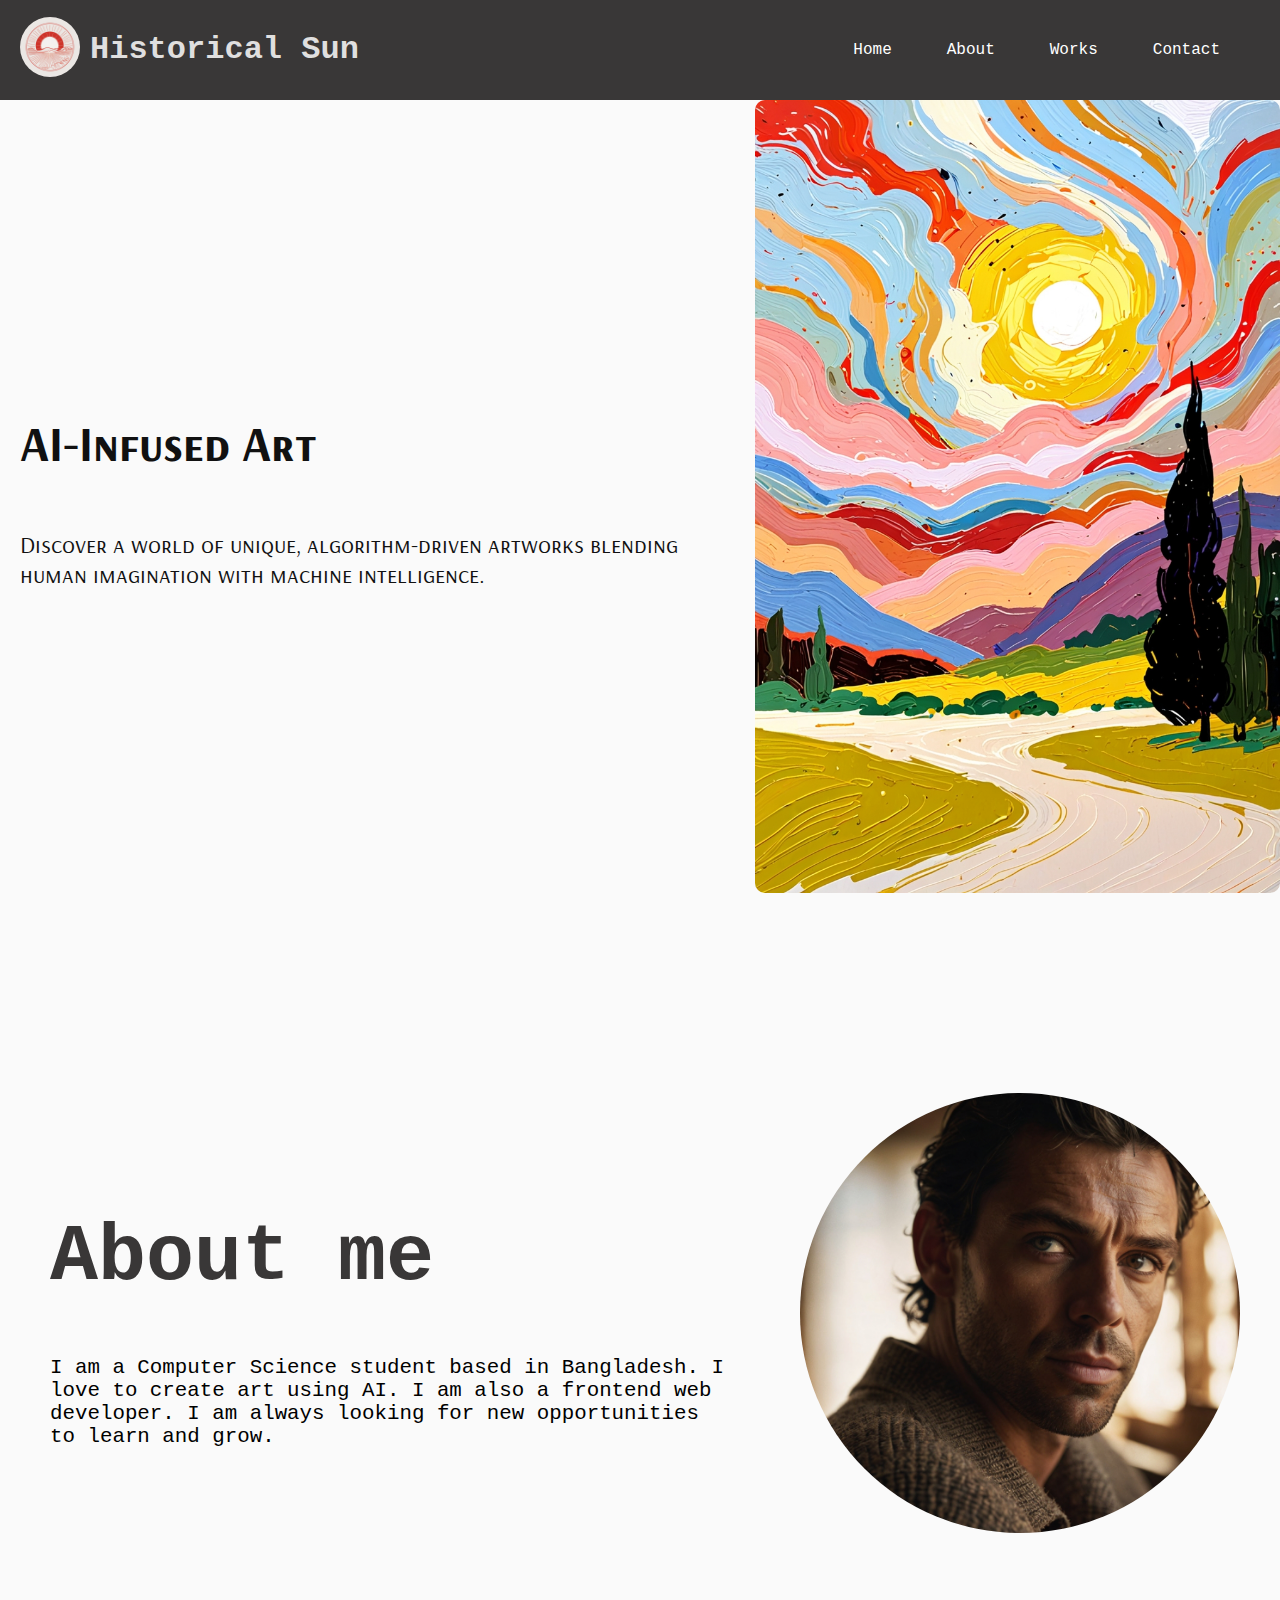
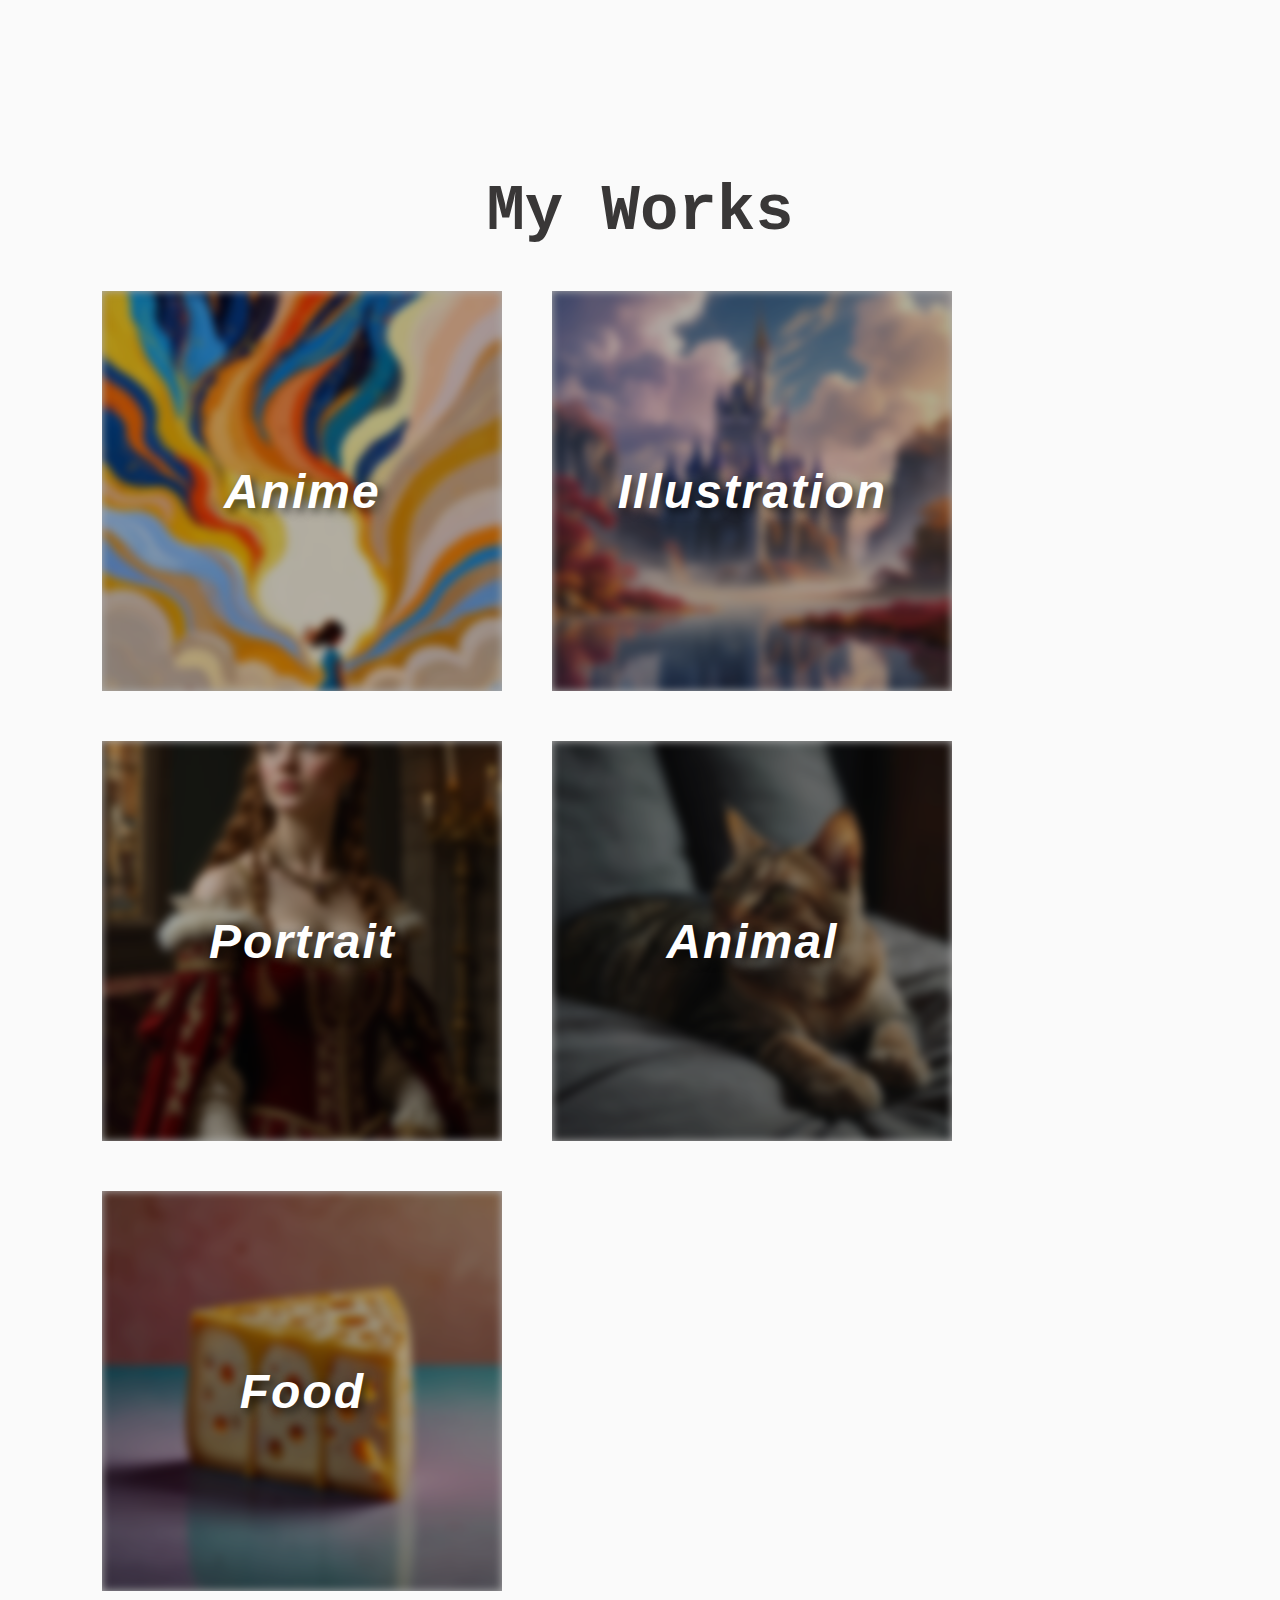
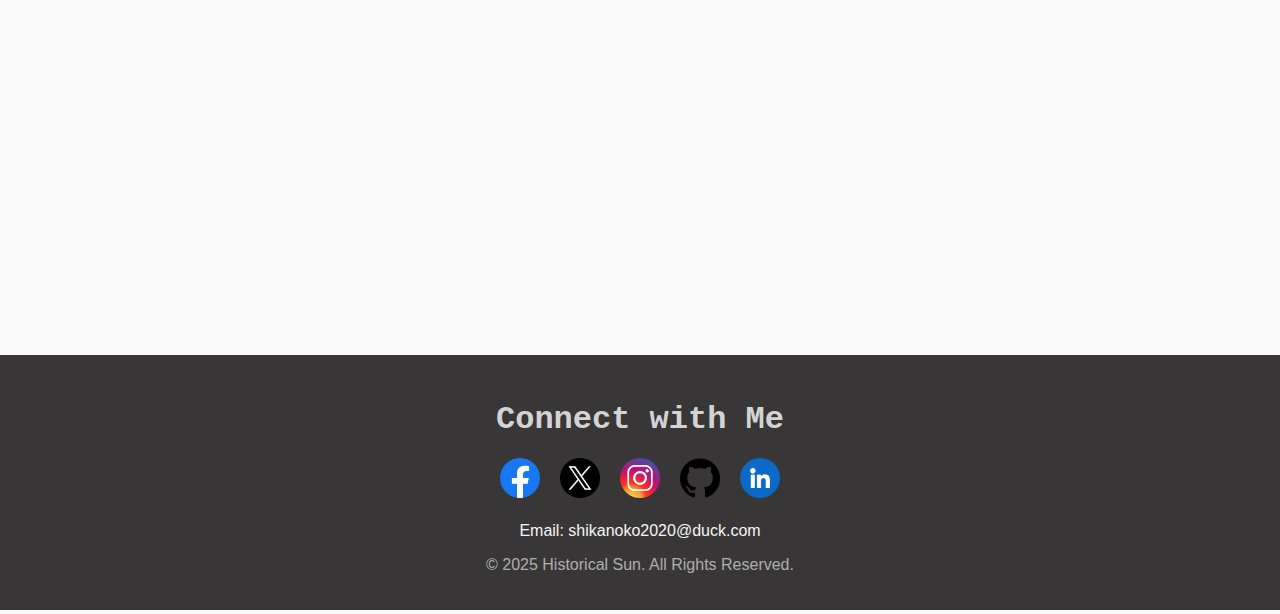
<file: index.html>
<!DOCTYPE html>
<html lang="en">
  <head>
    <meta charset="UTF-8" />
    <meta name="viewport" content="width=device-width, initial-scale=1.0" />
    <title>Document</title>
    <link rel="stylesheet" href="style.css" />
    <link rel="preconnect" href="https://fonts.googleapis.com">
<link rel="preconnect" href="https://fonts.gstatic.com" crossorigin>
<link href="https://fonts.googleapis.com/css2?family=Arsenal+SC:ital,wght@0,400;0,700;1,400;1,700&family=Doto:wght@100..900&display=swap" rel="stylesheet">
  </head>
  <body>
    <header>
      <nav>
        <div id="logo">
          <a href="index.html"><img
            src="assets/AlbedoBase_XL_Create_a_minimalist_and_easily_recognizable_logo_1.jpg"
            alt="logo"
          /></a>
            

            <h1>Historical Sun</h1>
          </div>
        <div id="nav">
          

          <a href="#home">Home</a>
          <a href="#about">About</a>
          <a href="#works">Works</a>
          <a href="#footer">Contact</a>
        </div>
      </nav>
      
    </header>
<div style="display: flex;flex-direction: column; gap: 160px;">
  <div id="home">

    <div id="intro">
        <h1>AI-Infused Art</h1>
        <p>Discover a world of unique, algorithm-driven artworks blending human imagination with machine intelligence.</p>
    </div>
    <div id="image">
        <img src="assets/Leonardo_Anime_XL_A_vibrant_and_expressive_gouache_painting_on_3.jpg" alt="aiart">
    </div>

  </div>

  <div id="about">
    <div id="about-text">
      <h1>About me</h1>
      
      <p>
        I am a Computer Science student based in Bangladesh. I love to create art using AI. I am also a frontend web developer. I am always looking for new opportunities to learn and grow.
      </p>
        

  </div>
  <div id="about-img"><img src="assets/portrait.jpg" alt=""></div>
</div>

<div id="works">
  <h1>My Works</h1>

  <div id="works1">
    <a href="anime.html"><div class="catagory anime"><div>Anime</div></div></a>
    <a href="illustration.html"><div class="catagory illustration"><div>Illustration</div></div></a>
    <a href="portrait.html"><div class="catagory portrait"><div>Portrait</div></div></a>
    <a href="animal.html"><div class="catagory animal"><div>Animal</div></div></a>
    <a href="food.html"><div class="catagory food"><div>Food</div></div></a>
</div>



</div>

<div>

</div>
    <footer id="footer">
  <h2>Connect with Me</h2>
  <div id="social-links">
    <a href="https://www.facebook.com/yourprofile" target="_blank" aria-label="Facebook">
      <img src="assets/facebook.png" alt="Facebook" />
    </a>
    <a href="https://www.twitter.com/yourprofile" target="_blank" aria-label="Twitter">
      <img src="assets/twitter.png" alt="Twitter" />
    </a>
    <a href="https://www.instagram.com/yourprofile" target="_blank" aria-label="Instagram">
      <img src="assets/instagram.png" alt="Instagram" />
    </a>
    <a href="https://www.github.com/yourprofile" target="_blank" aria-label="GitHub">
      <img src="assets/github-logo.png" alt="GitHub" />
    </a>
    <a href="https://www.linkedin.com/in/yourprofile" target="_blank" aria-label="LinkedIn">
      <img src="assets/linkedin.png" alt="LinkedIn" />
    </a>
  </div>
  <p style="color: whitesmoke;">Email: shikanoko2020@duck.com</p>
  <p>&copy; 2025 Historical Sun. All Rights Reserved.</p>
</footer>

  </body>
</html>
</file>
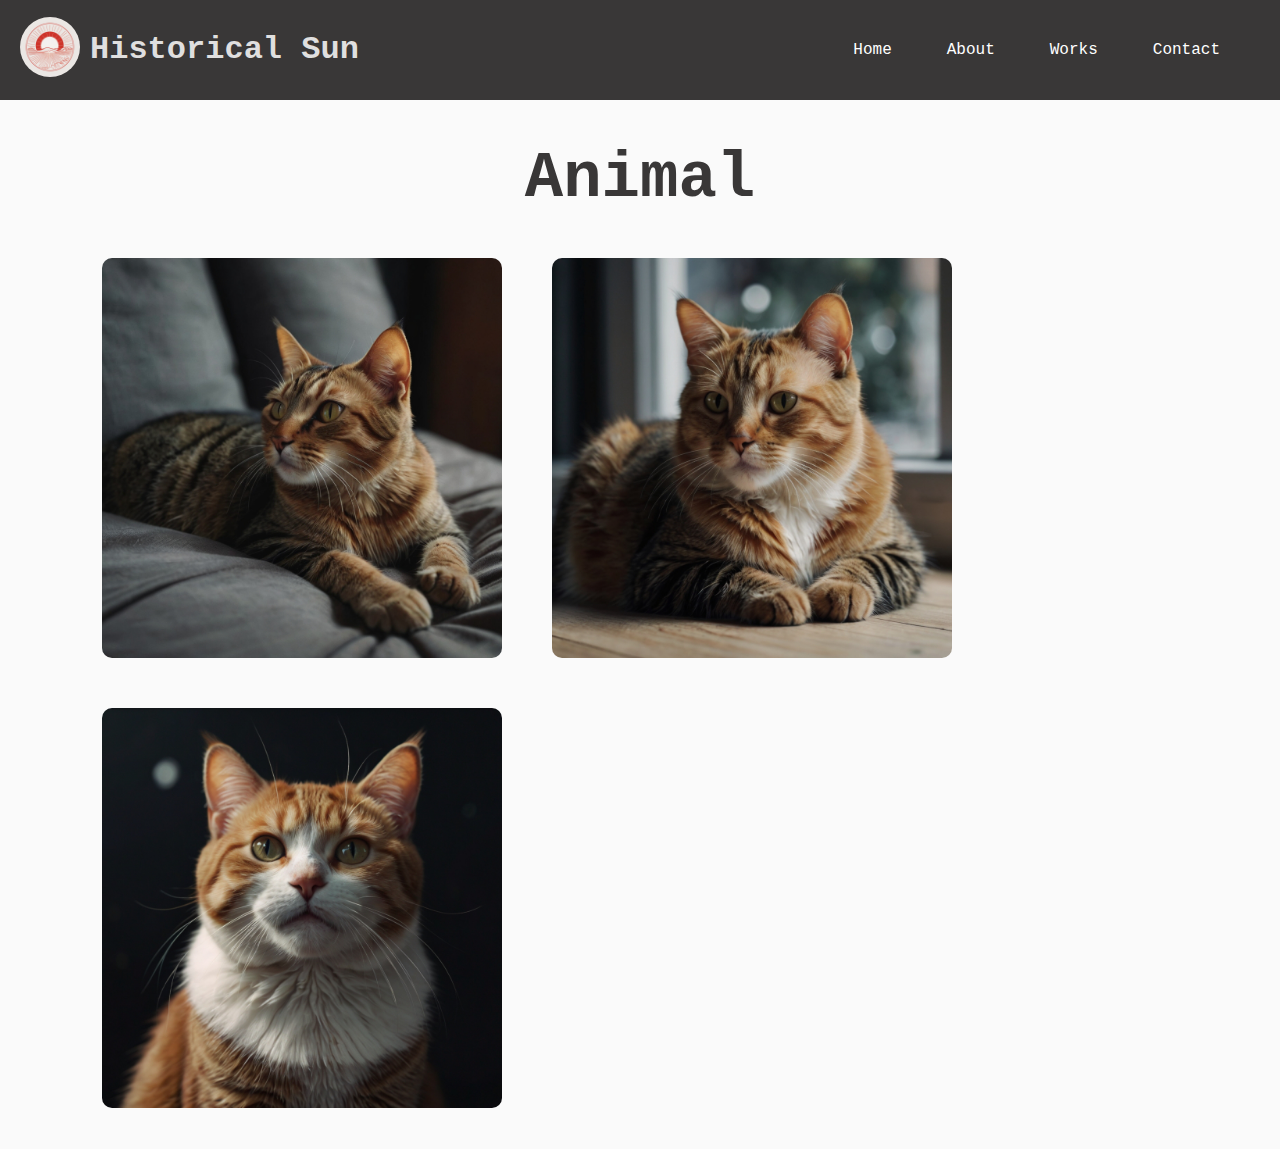
<file: animal.html>
<!DOCTYPE html>
<html lang="en">
<head>
    <meta charset="UTF-8">
    <meta name="viewport" content="width=device-width, initial-scale=1.0">
    <title>Document</title>
    <link rel="stylesheet" href="style.css">
</head>
<body>
    <header>
        <nav>
          <div id="logo">
            <a href="index.html"><img
              src="assets/AlbedoBase_XL_Create_a_minimalist_and_easily_recognizable_logo_1.jpg"
              alt="logo"
            /></a>
              
  
              <h1>Historical Sun</h1>
            </div>
          <div id="nav">
            
  
            <a href="#home">Home</a>
            <a href="#about">About</a>
            <a href="#works">Works</a>
            <a href="#footer">Contact</a>
          </div>
        </nav>
        
      </header>

      <div id="works">
        <h1>Animal</h1>
      
        <div id="works1">
         <img src="assets/cat (1).jpg" alt="">
         <img src="assets/cat (2).jpg" alt="">
         <img src="assets/cat (3).jpg" alt="">
           </div>
      
      
      
      </div>
    
</body>
</html>
</file>
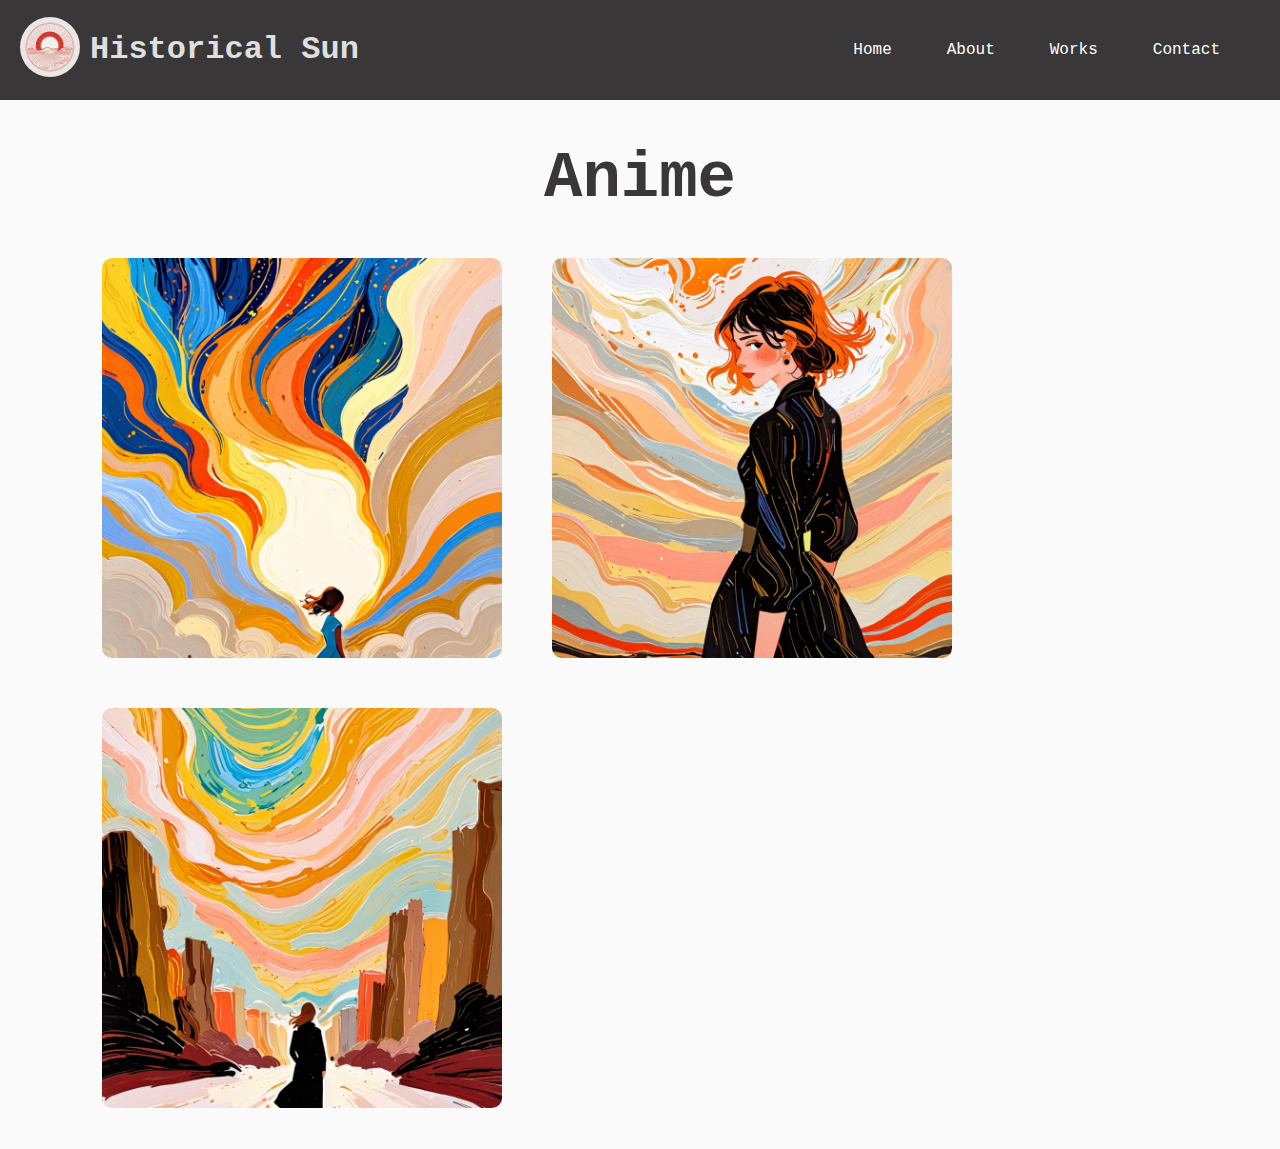
<file: anime.html>
<!DOCTYPE html>
<html lang="en">
<head>
    <meta charset="UTF-8">
    <meta name="viewport" content="width=device-width, initial-scale=1.0">
    <title>Document</title>
    <link rel="stylesheet" href="style.css">
</head>
<body>
    <header>
        <nav>
          <div id="logo">
            <a href="index.html"><img
              src="assets/AlbedoBase_XL_Create_a_minimalist_and_easily_recognizable_logo_1.jpg"
              alt="logo"
            /></a>
              
  
              <h1>Historical Sun</h1>
            </div>
          <div id="nav">
            
  
            <a href="#home">Home</a>
            <a href="#about">About</a>
            <a href="#works">Works</a>
            <a href="#footer">Contact</a>
          </div>
        </nav>
        
      </header>

      <div id="works">
        <h1>Anime</h1>
      
        <div id="works1">
         <img src="assets/anime (1).jpg" alt="">
         <img src="assets/anime (2).jpg" alt="">
         <img src="assets/anime (3).jpg" alt="">
      </div>
      
      
      
      </div>
    
</body>
</html>
</file>
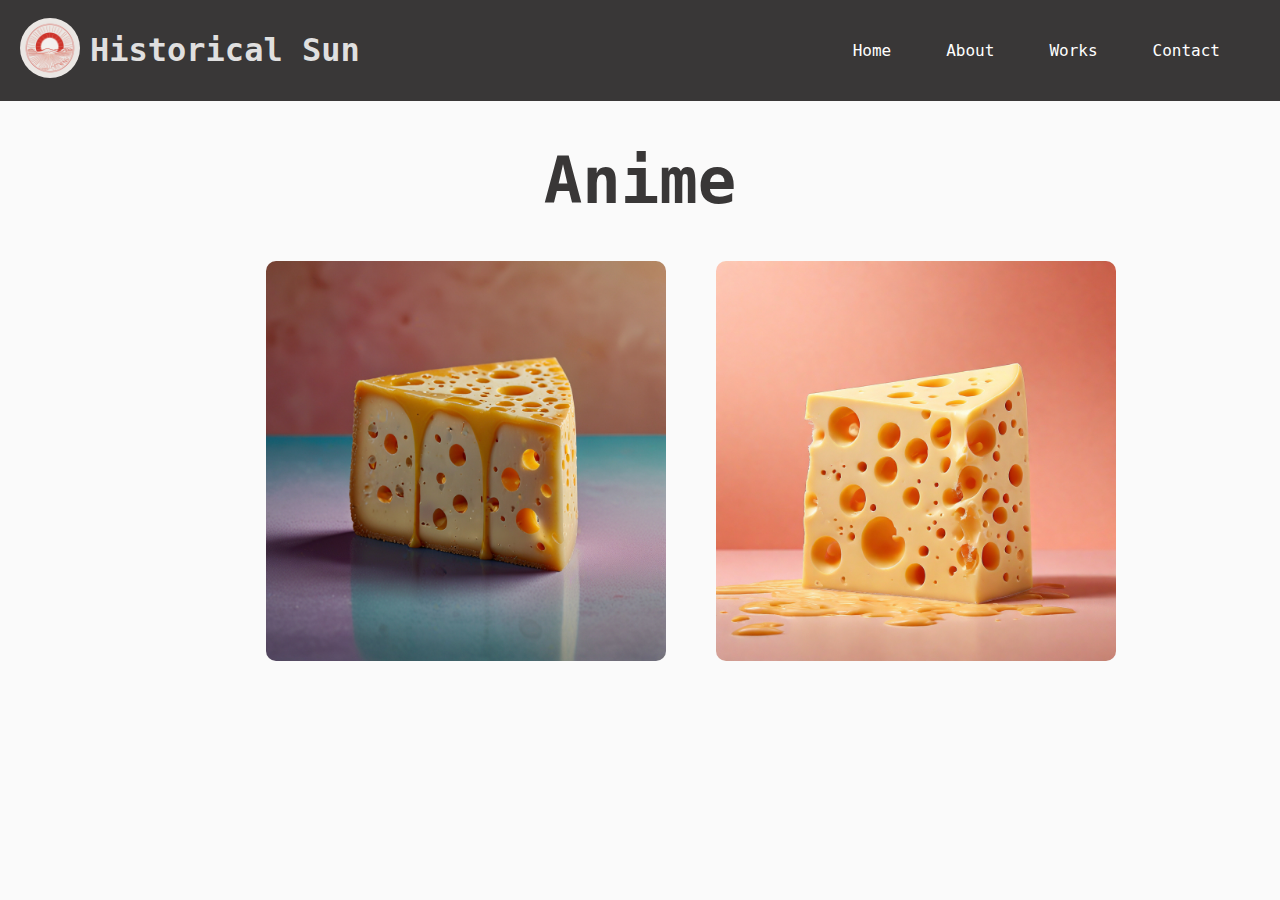
<file: food.html>
<!DOCTYPE html>
<html lang="en">
<head>
    <meta charset="UTF-8">
    <meta name="viewport" content="width=device-width, initial-scale=1.0">
    <title>Document</title>
    <link rel="stylesheet" href="style.css">
</head>
<body>
    <header>
        <nav>
          <div id="logo">
            <a href="index.html"><img
              src="assets/AlbedoBase_XL_Create_a_minimalist_and_easily_recognizable_logo_1.jpg"
              alt="logo"
            /></a>
              
  
              <h1>Historical Sun</h1>
            </div>
          <div id="nav">
            
  
            <a href="#home">Home</a>
            <a href="#about">About</a>
            <a href="#works">Works</a>
            <a href="#footer">Contact</a>
          </div>
        </nav>
        
      </header>

      <div id="works">
        <h1>Anime</h1>
      
        <div id="works1">
         <img src="assets/cheese (1).jpg" alt="">
         <img src="assets/cheese (2).jpg" alt="">
         
      </div>
      
      
      
      </div>
    
</body>
</html>
</file>
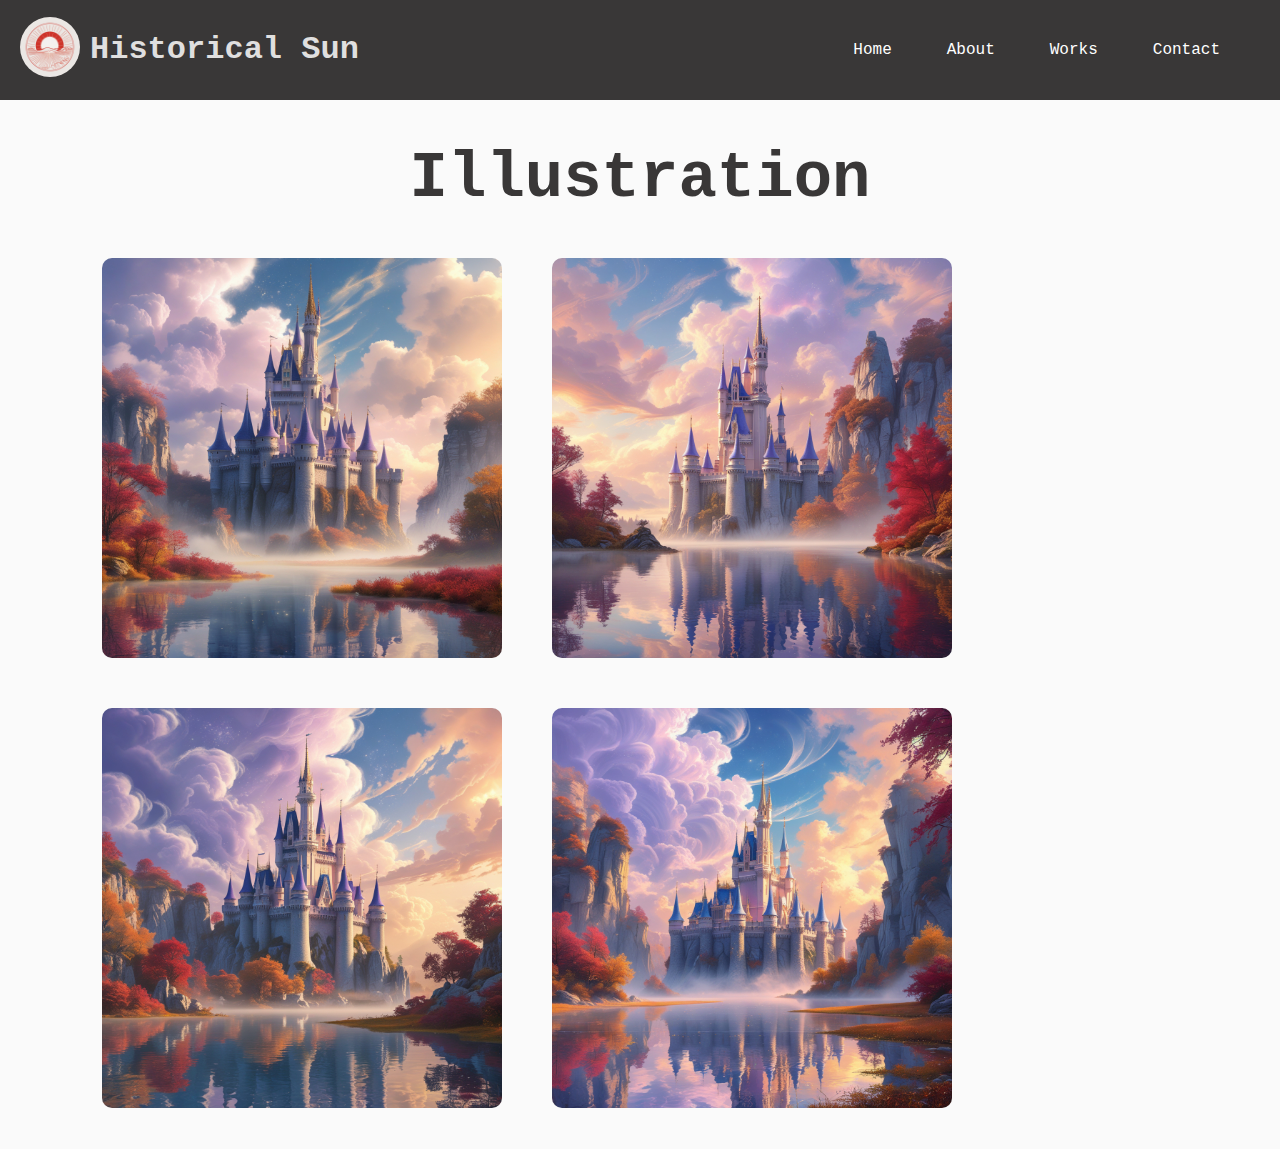
<file: illustration.html>
<!DOCTYPE html>
<html lang="en">
<head>
    <meta charset="UTF-8">
    <meta name="viewport" content="width=device-width, initial-scale=1.0">
    <title>Document</title>
    <link rel="stylesheet" href="style.css">
</head>
<body>
    <header>
        <nav>
          <div id="logo">
            <a href="index.html"><img
              src="assets/AlbedoBase_XL_Create_a_minimalist_and_easily_recognizable_logo_1.jpg"
              alt="logo"
            /></a>
              
  
              <h1>Historical Sun</h1>
            </div>
          <div id="nav">
            
  
            <a href="#home">Home</a>
            <a href="#about">About</a>
            <a href="#works">Works</a>
            <a href="#footer">Contact</a>
          </div>
        </nav>
        
      </header>

      <div id="works">
        <h1>Illustration</h1>
      
        <div id="works1">
        <img src="assets/castle (1).jpg" alt="">
        <img src="assets/castle (2).jpg" alt="">
        <img src="assets/castle (3).jpg" alt="">
        <img src="assets/castle (4).jpg" alt="">
           </div>
      
      
      
      </div>
    
</body>
</html>
</file>
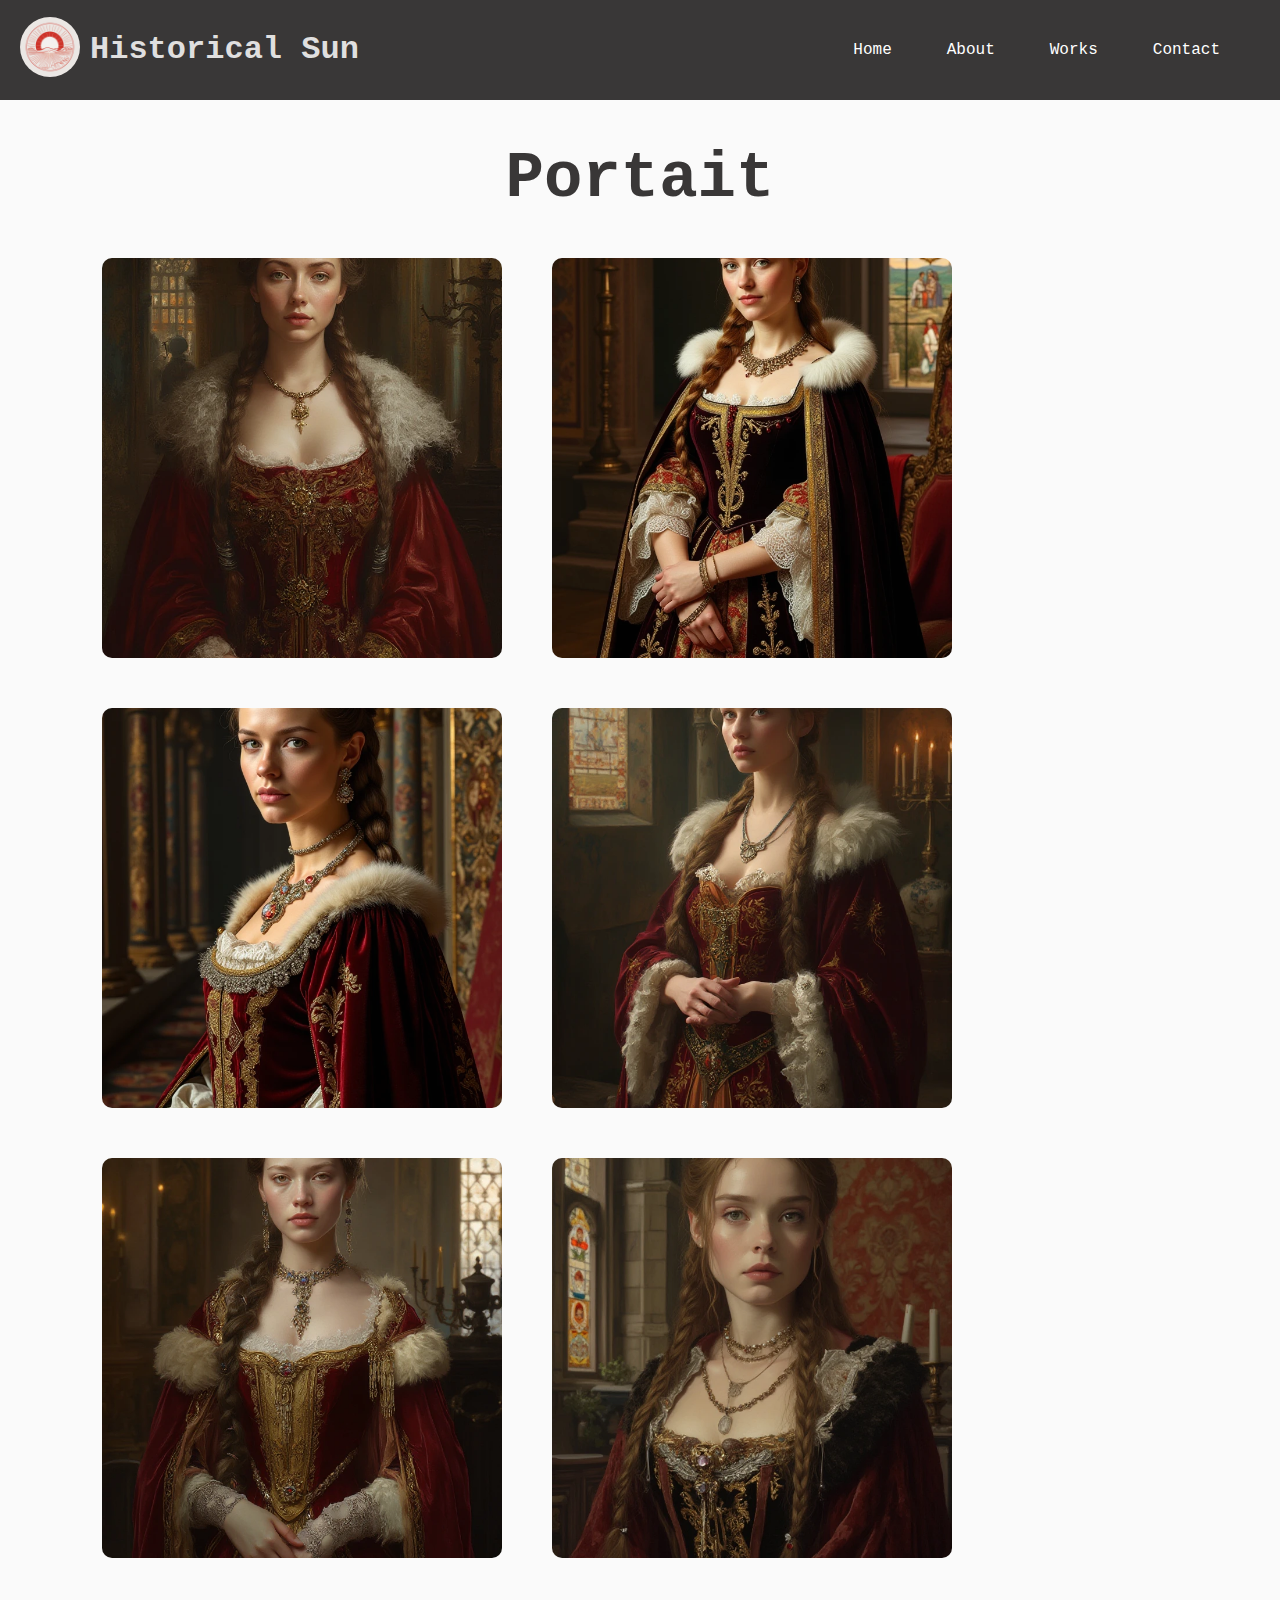
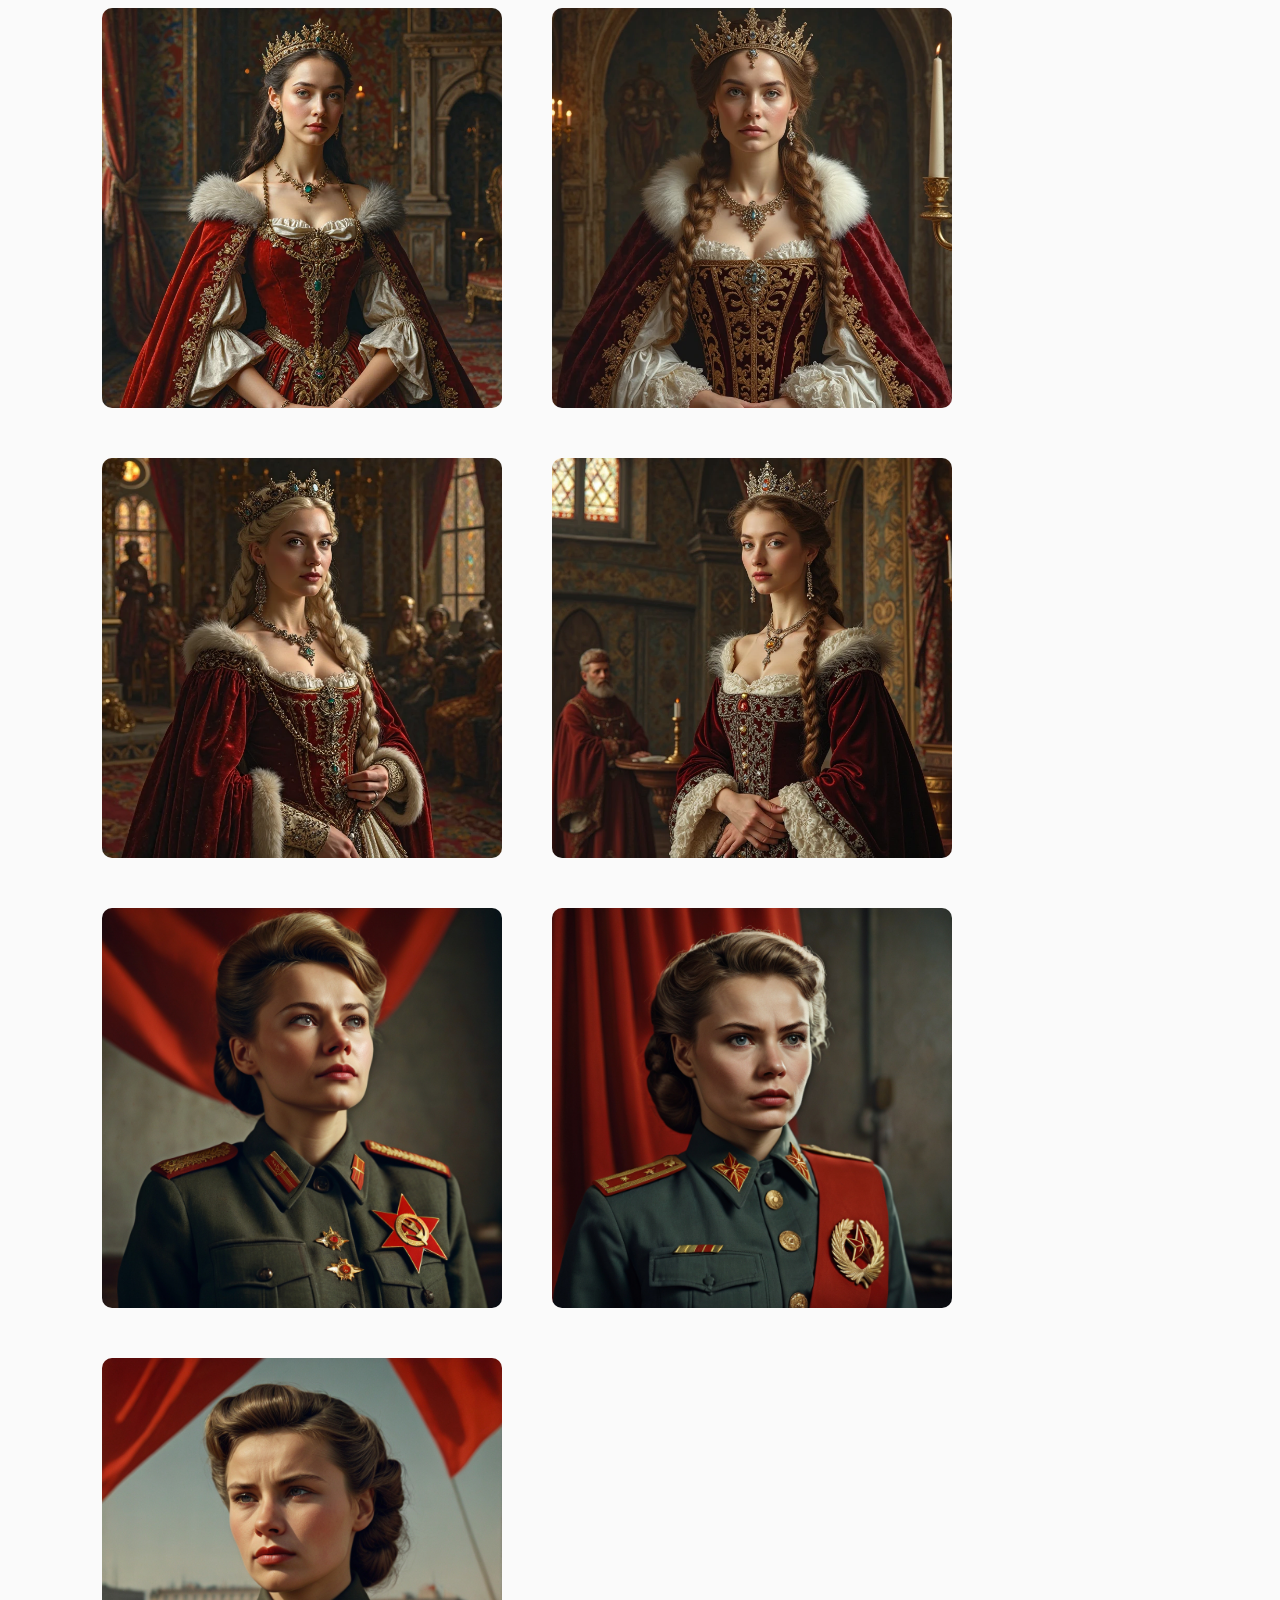
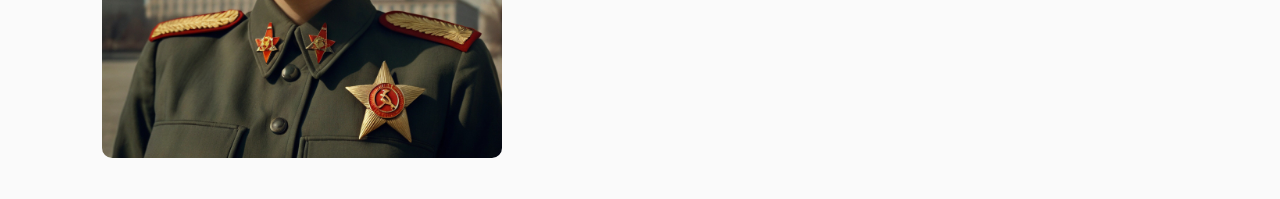
<file: portrait.html>
<!DOCTYPE html>
<html lang="en">
<head>
    <meta charset="UTF-8">
    <meta name="viewport" content="width=device-width, initial-scale=1.0">
    <title>Document</title>
    <link rel="stylesheet" href="style.css">
</head>
<body>
    <header>
        <nav>
          <div id="logo">
            <a href="index.html"><img
              src="assets/AlbedoBase_XL_Create_a_minimalist_and_easily_recognizable_logo_1.jpg"
              alt="logo"
            /></a>
              
  
              <h1>Historical Sun</h1>
            </div>
          <div id="nav">
            
  
            <a href="#home">Home</a>
            <a href="#about">About</a>
            <a href="#works">Works</a>
            <a href="#footer">Contact</a>
          </div>
        </nav>
        
      </header>

      <div id="works">
        <h1>Portait</h1>
      
        <div id="works1">
         
         <img src="assets/queen (1).png" alt="">
         <img src="assets/queen.png" alt="">
         <img src="assets/queen (5).png" alt="">
         <img src="assets/queen (6).png" alt="">
         <img src="assets/queen (7).png" alt="">
         <img src="assets/queen (8).png" alt="">
         <img src="assets/queen (9).png" alt="">
         <img src="assets/queen (10).png" alt="">
         <img src="assets/queen (11).png" alt="">
         <img src="assets/queen (12).png" alt="">
         <img src="assets/woman (1).jpg" alt="">
         <img src="assets/woman (2).jpg" alt="">
         <img src="assets/woman (3).jpg" alt="">
           </div>
      
      
      
      </div>
    
</body>
</html>
</file>
<file: style.css>
html {
  scroll-behavior: smooth;
}
a {
  text-decoration: none;
}
body {
  background-color: rgb(250, 250, 250);
  margin: 0;
  padding: 0;
}
img {
  border-radius: 10px;
}
header {
  background-color: rgb(57, 55, 55);
}

nav {
  display: flex;
  flex-direction: row;
  justify-content: space-between;
  align-items: center;
  padding: 10px 20px;
  margin-left: auto;
  margin-right: auto;
}

#logo {
  display: flex;
  flex-direction: row;
  gap: 10px;
  color: rgba(255, 255, 255, 0.844);
  font-family: monospace, sans-serif, Arial, Helvetica;
  font-size: 1em;
  justify-content: space-between;
  align-items: center;
  max-width: max-content;
}
#logo img {
  width: 60px;
  height: 60px;
  border-radius: 50%;
}

#nav {
  display: flex;
  flex-direction: row;
  gap: 15px;
  padding: 10px 20px;
}
#nav a {
  text-decoration: none;
  color: white;
  font-family: monospace, sans-serif, Arial, Helvetica;
  font-size: 1rem;
  padding: 10px 20px;
}

#home {
  display: flex;
  flex-direction: row;
  gap: 10px;
  max-height: 50em;
}
#intro {
  display: flex;
  max-width: fit-content;
  height: 100%;
  padding: 10px 20px;
  margin: auto;
  flex-direction: column;
  justify-content: center;
  font-family: Arsenal SC, monospace, sans-serif, Arial, Helvetica;
  color: rgb(17, 17, 17);
  font-size: 1.5rem;
  border-radius: 10px;
  flex-wrap: wrap;
}

#image img {
  width: 100%;
  height: 100%;
  object-fit: cover;
  object-position: center;
}

#about {
  display: flex;
  flex-direction: row;
  gap: 50px;
  align-items: center;
  padding: 20px 20px 20px 20px;
}
#about-text {
  padding-left: 30px;
}
#about-text h1 {
  font-family: monospace, sans-serif, Arial, Helvetica;
  font-size: 5rem;
  color: rgb(57, 55, 55);
  font-weight: 900;
}

#about p {
  font-family: system-ui, -apple-system, BlinkMacSystemFont, "Segoe UI", Roboto,
    Oxygen, Ubuntu, Cantarell, "Open Sans", "Helvetica Neue", sans-serif;
  font-weight: 300;
  font-size: 1.3rem;
  font-family: "Courier New", Courier, monospace;
}

#about-img {
  display: flex;
  padding: 20px 20px;
  width: 100%;
  justify-content: center;
  align-items: center;
}
#about-img img {
  width: 440px;
  height: 440px;
  object-fit: cover;
  object-position: center;
  border-radius: 50%;
}

.catagory {
  display: flex;
  position: relative;
  width: 400px;
  height: 400px;
  justify-content: center;
  align-items: center;
  color: white;
  font-size: 3rem;
  font-family: sans-serif, Arial, Helvetica;
  text-shadow: 4px 4px 10px rgba(0, 0, 0, 0.7);
  letter-spacing: 2px;
  font-style: italic;
  font-weight: 900;
  background-size: cover;
  background-position: center;
  overflow: hidden;
}

.catagory::before {
  content: "";
  position: absolute;
  inset: 0;
  background-size: cover;
  background-position: center;
  filter: blur(4px); /* Blurs only the background */
  z-index: -1;
}

/* Specific background images */
.anime::before {
  background-image: url("assets/anime\ \(1\).jpg");
}
.illustration::before {
  background-image: url("assets/castle\ \(1\).jpg");
}
.portrait::before {
  background-image: url("assets/queen\ \(14\).png");
}
.animal::before {
  background-image: url("assets/cat\ \(1\).jpg");
}
.food::before {
  background-image: url("assets/cheese\ \(1\).jpg");
}

.catagory::after {
  content: "";
  position: absolute;
  inset: 0;
  background: rgba(0, 0, 0, 0.3);
  z-index: -1;
  pointer-events: none;
}

.catagory:hover {
  transform: scale(1.1);
  transition: transform 0.5s;
}

#works {
  max-width: 100%;
  display: flex;
  flex-direction: column;
  text-align: center;
  justify-content: center;
  margin: 0 auto;
}
#works h1 {
  font-family: monospace, sans-serif, Arial, Helvetica;
  font-size: 4rem;
  color: rgb(57, 55, 55);
  font-weight: 900;
}

#works1 {
  display: flex;
  flex-direction: row;
  gap: 50px;
  flex-wrap: wrap;
  padding-left: 8%;
  padding-bottom: 3%;
  margin: auto;
}

#works1 img {
  width: 400px;
  height: 400px;
  
  object-fit: cover;
  object-position: center;
}
/* #works1 img:hover {
  transform: scale(1.1);
  transition: transform 0.5s;
} */

/* Footer Styles */
#footer {
  background-color: rgb(56, 54, 54);
  color: white;
  padding: 20px 0;
  text-align: center;
  margin-top: 5px;
}

#footer h2 {
  font-family: monospace, sans-serif, Arial, Helvetica;
  font-size: 2rem;
  margin-bottom: 10px;
  color: rgba(255, 255, 255, 0.8);
}

#social-links {
  display: flex;
  justify-content: center;
  gap: 20px;
  padding: 10px 0;
}

#social-links a img {
  width: 40px;
  height: 40px;
  transition: transform 0.3s, opacity 0.3s;
}

#social-links a img:hover {
  transform: scale(1.1);
  opacity: 0.8;
  filter: grayscale(0%);
}

#footer p {
  font-size: 1rem;
  font-family: Arial, sans-serif;
  color: rgba(255, 255, 255, 0.6);
  margin-top: 10px;
}

@media screen and (max-width: 768px) {
  nav {
    display: flex;
    flex-direction: row;
    justify-content: space-between;
    align-items: center;
    padding: 2px 6px;
    margin-left: auto;
    margin-right: auto;
  }

  #logo {
    display: flex;
    flex-direction: row;
    gap: 5px;
    color: rgba(255, 255, 255, 0.844);
    font-family: monospace, sans-serif, Arial, Helvetica;
    font-size: 0.4em;
    justify-content: space-between;
    align-items: center;
    max-width: max-content;
  }
  #logo img {
    width: 30px;
    height: 30px;
    border-radius: 50%;
  }

  #nav {
    display: flex;
    flex-direction: row;
    gap: 3px;
    padding: 5px 10px;
  }
  #nav a {
    text-decoration: none;
    color: white;
    font-family: monospace, sans-serif, Arial, Helvetica;
    font-size: 0.6rem;
    padding: 5px 10px;
  }

  #home {
    display: flex;
    flex-direction: row;
    gap: 5px;
    max-height: 50em;
  }
  #intro {
    display: flex;
    max-width: fit-content;
    height: 100%;
    padding: 5px 10px;
    margin: auto;
    flex-direction: column;
    justify-content: center;
    font-family: Arsenal SC, monospace, sans-serif, Arial, Helvetica;
    color: rgb(17, 17, 17);
    font-size: 0.8rem;

    flex-wrap: wrap;
  }

  #image img {
    width: 100%;
    height: 100%;
    object-fit: cover;
    object-position: center;
  }

  #about {
    display: flex;
    flex-direction: row;
    gap: 0.5px;
    align-items: center;
    padding: 10px 10px 10px 10px;
  }
  #about-text {
    padding-left: 15px;
  }
  #about-text h1 {
    font-family: monospace, sans-serif, Arial, Helvetica;
    font-size: 1.4rem;
    color: rgb(57, 55, 55);
    font-weight: 1000;
  }

  #about p {
    font-family: system-ui, -apple-system, BlinkMacSystemFont, "Segoe UI",
      Roboto, Oxygen, Ubuntu, Cantarell, "Open Sans", "Helvetica Neue",
      sans-serif;
    font-weight: 300;
    font-size: 0.7rem;
    font-family: "Courier New", Courier, monospace;
  }

  #about-img {
    display: flex;
    padding: 10px 10px;
    width: 100%;
    justify-content: center;
    align-items: center;
  }
  #about-img img {
    width: 180px;
    height: 180px;
    object-fit: cover;
    object-position: center;
    border-radius: 50%;
  }

  .catagory {
    width: 100px;
    height: 100px;
    font-size: 0.8rem;
    text-decoration: none;
  }

  #works {
    display: flex;
    flex-direction: column;
    text-align: center;
    justify-content: center;
    margin: 0 auto;
  }
  #works h1 {
    font-family: monospace, sans-serif, Arial, Helvetica;
    font-size: 2rem;
    color: rgb(57, 55, 55);
    font-weight: 900;
  }

  #works1 {
    display: flex;
    flex-direction: row;
    gap: 15px;

    flex-wrap: wrap;
    padding: 20px 20px;
    padding-left: 10%;
    padding-bottom: 3%;
    margin: auto;
  }

  #works1 img {
    width: 100%;
    height: 100%;
    object-fit: cover;
    object-position: center;
  }
  #works1 img:hover {
    transform: scale(1.1);
    transition: transform 0.5s;
  }

  #footer {
    background-color: rgb(56, 54, 54);
    color: white;
    padding: 10px 0;
    text-align: center;
  }

  #footer h2 {
    font-family: monospace, sans-serif, Arial, Helvetica;
    font-size: 1rem;
    margin-bottom: 5px;
    color: rgba(255, 255, 255, 0.8);
  }

  #social-links {
    display: flex;
    justify-content: center;
    gap: 10px;
    padding: 5px 0;
  }

  #social-links a img {
    width: 20px;
    height: 20px;
    transition: transform 0.3s, opacity 0.3s;
  }

  #footer p {
    font-size: 0.8rem;
    font-family: Arial, sans-serif;
    color: rgba(255, 255, 255, 0.6);
    margin-top: 5px;
  }
}
</file>
